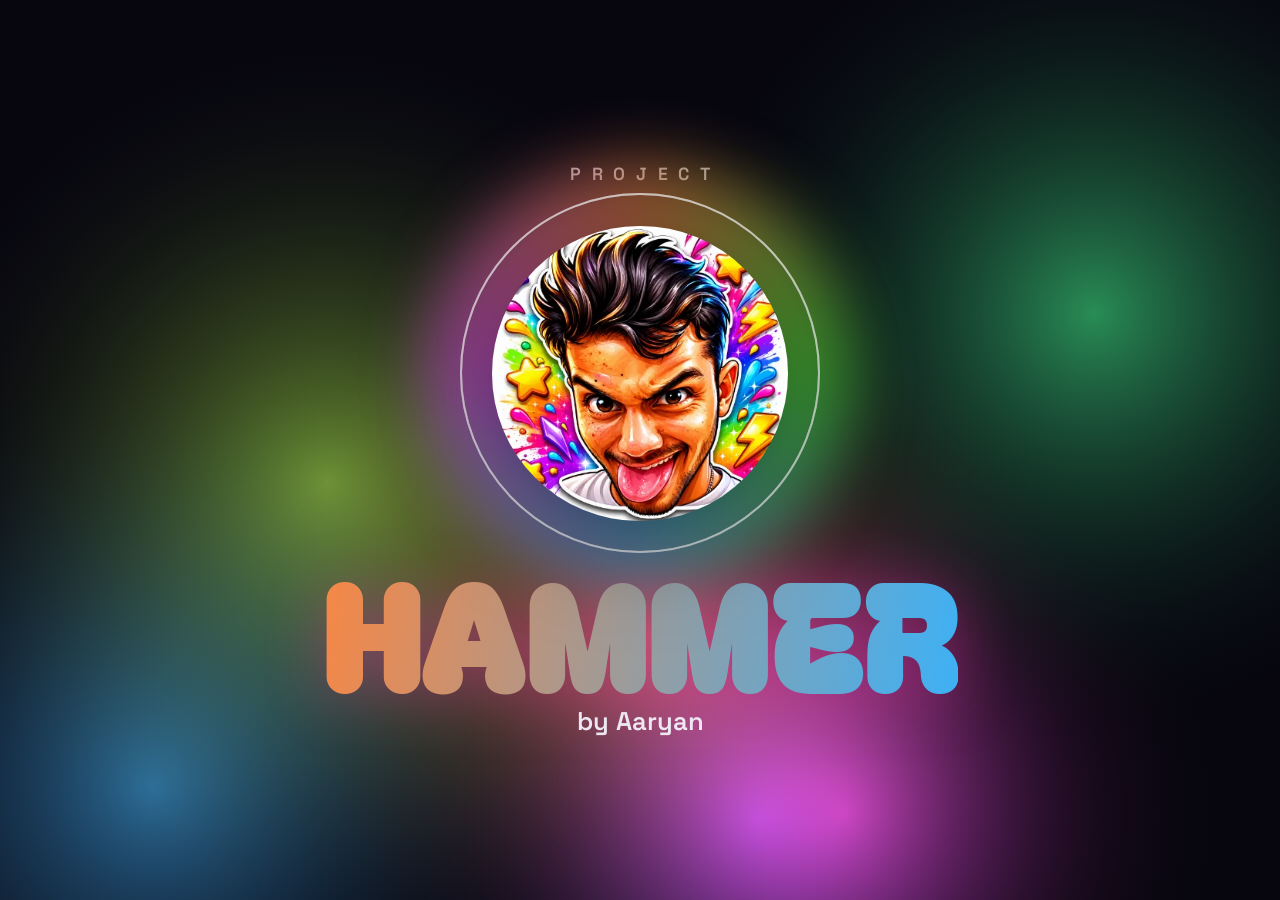
<file: docs/index.html>
<!doctype html>
<html lang="en">
<head>
  <meta charset="utf-8">
  <meta name="viewport" content="width=device-width, initial-scale=1, viewport-fit=cover">
  <title>Project Hammer - by Aaryan</title>
  <meta name="description" content="Project Hammer by Aaryan - a fast Windows load-testing app.">
  <link rel="icon" type="image/png" href="assets/favicon.png">
  <link rel="apple-touch-icon" href="assets/favicon.png">
  <meta name="theme-color" content="#ff2db8">
  <meta property="og:title" content="Project Hammer - by Aaryan">
  <meta property="og:description" content="Blast the page apart with the cannon.">
  <meta property="og:image" content="assets/logo.webp">
  <link rel="stylesheet" href="styles.css">
  <link rel="preconnect" href="https://fonts.googleapis.com">
  <link rel="preconnect" href="https://fonts.gstatic.com" crossorigin>
  <link href="https://fonts.googleapis.com/css2?family=Space+Grotesk:wght@400;500;600;700&family=Bagel+Fat+One&display=swap" rel="stylesheet">
</head>
<body>
  <canvas id="bg"></canvas>
  <canvas id="fx"></canvas>

  <audio id="music" src="music.mp3" loop preload="auto"></audio>

  <!-- ============ INTRO ============ -->
  <section id="intro" class="intro">
    <div class="intro-inner">
      <p class="eyebrow">PROJECT</p>
      <button id="logoBtn" class="logo-orb" aria-label="Hammer">
        <span class="ring ring-1"></span>
        <span class="ring ring-2"></span>
        <span class="ring ring-3"></span>
        <img src="assets/logo.webp" alt="Project Hammer logo">
        <span class="orb-glow"></span>
      </button>
      <h1 class="hero-title">HAMMER</h1>
      <p class="byline">by Aaryan</p>
    </div>
  </section>

  <!-- ============ MAIN STAGE (every block is shootable) ============ -->
  <main id="stage" class="stage" aria-hidden="true">
    <header class="topbar">
      <div class="brand shootable">
        <img src="assets/logo.webp" alt="">
        <span>Project <b>Hammer</b></span>
      </div>
      <a class="ghlink shootable" href="https://github.com/AMAZINGAaryan/Hammer" target="_blank" rel="noreferrer">GitHub</a>
    </header>

    <section class="pitch">
      <h2 class="shootable">Load testing that <span class="grad">hits hard.</span></h2>
      <p class="lead shootable">
        Two fast Windows tools. <b>Hammer</b> points at a domain you control, discovers the
        pages and blasts them at up to <b>100,000</b> workers. <b>Blaster</b> stress-tests an
        authorized Keycloak staging realm with full create→login→password pipelines.
        Blast the page to grab <b>both</b> installers — one click each, desktop + Start Menu
        shortcuts, no runtime needed.
      </p>
      <div class="meta">
        <div class="meta-item shootable">
          <span class="meta-label">Latest</span>
          <span class="meta-value" id="releaseVersion">…</span>
          <span class="meta-sub" id="releaseDate">checking GitHub</span>
        </div>
        <div class="meta-item shootable">
          <span class="meta-label">OS</span>
          <span class="meta-value">Windows 10+</span>
          <span class="meta-sub">64-bit</span>
        </div>
        <div class="meta-item shootable">
          <span class="meta-label">Installer</span>
          <span class="meta-value" id="releaseSize">…</span>
          <span class="meta-sub">one click</span>
        </div>
      </div>
    </section>

    <section class="features">
      <article class="shootable"><div class="ic">⚡</div><h3>Instant blasts</h3><p>Real concurrency, no think-time. Live throughput as it climbs.</p></article>
      <article class="shootable"><div class="ic">🦀</div><h3>Pure Rust engine</h3><p>tokio + reqwest. High throughput, low overhead, single binary.</p></article>
      <article class="shootable"><div class="ic">🔑</div><h3>Blaster for Keycloak</h3><p>Async create→login→T&amp;C→password→verify, max concurrency. One-click installer, no runtime.</p></article>
    </section>

    <footer class="footer">
      <span class="shootable">Project Hammer · by Aaryan</span>
      <span class="shootable">github.com/AMAZINGAaryan/Hammer</span>
      <a id="pappuBtn" class="pappu" href="pappu.html"><span>Pappu</span></a>
    </footer>
  </main>

  <!-- ============ GAME OVERLAY ============ -->
  <div id="cannon" class="cannon">
    <div class="gun-barrel"></div>
    <div class="gun-base"></div>
  </div>
  <div id="score" class="score">BLASTED: 0</div>
  <button id="muteBtn" class="mute" aria-label="Toggle music">🔊</button>
  <div id="toast" class="toast"></div>

  <script src="app.js"></script>
</body>
</html>
</file>
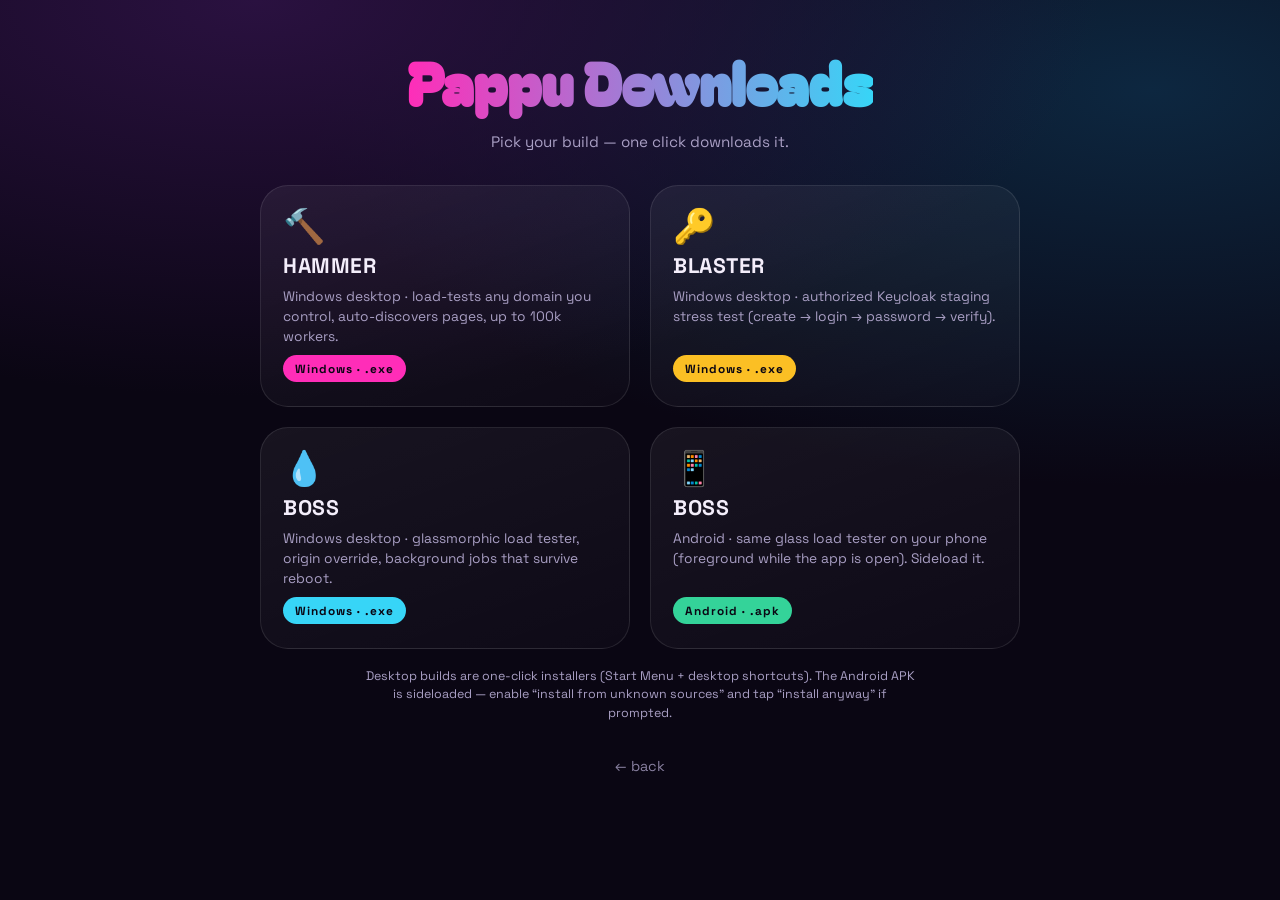
<file: docs/pappu.html>
<!doctype html>
<html lang="en">
<head>
  <meta charset="utf-8">
  <meta name="viewport" content="width=device-width, initial-scale=1, viewport-fit=cover">
  <title>Downloads · Pappu</title>
  <link rel="icon" type="image/png" href="assets/favicon.png">
  <meta name="theme-color" content="#ff2db8">
  <link rel="preconnect" href="https://fonts.googleapis.com">
  <link rel="preconnect" href="https://fonts.gstatic.com" crossorigin>
  <link href="https://fonts.googleapis.com/css2?family=Space+Grotesk:wght@400;500;600;700&family=Bagel+Fat+One&display=swap" rel="stylesheet">
  <style>
    :root{
      --bg:#0a0613; --card:#160e26; --line:rgba(255,255,255,.10);
      --text:#f4eefb; --muted:#a99fc4; --pink:#ff2db8; --cyan:#37d5f7; --green:#34d399; --gold:#fbbf24;
    }
    *{box-sizing:border-box;margin:0;padding:0}
    body{
      font-family:"Space Grotesk",-apple-system,Segoe UI,Roboto,sans-serif;
      background:
        radial-gradient(120% 80% at 20% 0%, #2a1140 0%, transparent 55%),
        radial-gradient(120% 80% at 90% 10%, #0d2740 0%, transparent 55%),
        var(--bg);
      color:var(--text); min-height:100vh; padding:40px 20px 60px;
      display:flex; flex-direction:column; align-items:center;
    }
    .head{text-align:center;margin-bottom:34px}
    .head h1{font-family:"Bagel Fat One",cursive;font-size:clamp(34px,7vw,58px);
      background:linear-gradient(90deg,var(--pink),var(--cyan));-webkit-background-clip:text;background-clip:text;color:transparent;}
    .head p{color:var(--muted);margin-top:8px;font-size:.95rem}
    .grid{
      display:grid; gap:20px; width:100%; max-width:760px;
      grid-template-columns:repeat(2,1fr);
    }
    @media (max-width:560px){ .grid{grid-template-columns:1fr} }
    .box{
      display:flex; flex-direction:column; gap:8px; align-items:flex-start;
      text-decoration:none; color:var(--text);
      background:linear-gradient(160deg, rgba(255,255,255,.06), rgba(255,255,255,.02));
      border:1px solid var(--line); border-radius:28px; padding:24px 22px;
      position:relative; overflow:hidden; min-height:168px;
      transition:transform .18s ease, border-color .18s ease, box-shadow .18s ease;
    }
    .box:hover{ transform:translateY(-4px); border-color:var(--accent,var(--pink));
      box-shadow:0 18px 44px rgba(0,0,0,.45), 0 0 0 1px var(--accent,var(--pink)); }
    .box .ic{font-size:34px;line-height:1}
    .box .name{font-size:1.32rem;font-weight:700;letter-spacing:.5px}
    .box .sub{color:var(--muted);font-size:.86rem;line-height:1.45}
    .box .tag{
      margin-top:auto; align-self:flex-start; font-size:.74rem; font-weight:700; letter-spacing:1px;
      padding:6px 12px; border-radius:999px; color:#0a0613; background:var(--accent,var(--pink));
    }
    .b1{--accent:var(--pink)} .b2{--accent:var(--gold)} .b3{--accent:var(--cyan)} .b4{--accent:var(--green)}
    .back{margin-top:34px;color:var(--muted);text-decoration:none;font-size:.9rem;opacity:.8}
    .back:hover{opacity:1;color:var(--text)}
    .note{color:var(--muted);font-size:.78rem;margin-top:18px;text-align:center;max-width:560px;line-height:1.5}
  </style>
</head>
<body>
  <div class="head">
    <h1>Pappu Downloads</h1>
    <p>Pick your build — one click downloads it.</p>
  </div>

  <div class="grid">
    <a class="box b1" href="https://github.com/AMAZINGAaryan/Hammer/releases/latest/download/hammer.exe">
      <div class="ic">🔨</div>
      <div class="name">HAMMER</div>
      <div class="sub">Windows desktop · load-tests any domain you control, auto-discovers pages, up to 100k workers.</div>
      <span class="tag">Windows · .exe</span>
    </a>

    <a class="box b2" href="https://github.com/AMAZINGAaryan/Hammer/releases/latest/download/blaster.exe">
      <div class="ic">🔑</div>
      <div class="name">BLASTER</div>
      <div class="sub">Windows desktop · authorized Keycloak staging stress test (create → login → password → verify).</div>
      <span class="tag">Windows · .exe</span>
    </a>

    <a class="box b3" href="https://github.com/AMAZINGAaryan/Hammer/releases/latest/download/boss.exe">
      <div class="ic">💧</div>
      <div class="name">BOSS</div>
      <div class="sub">Windows desktop · glassmorphic load tester, origin override, background jobs that survive reboot.</div>
      <span class="tag">Windows · .exe</span>
    </a>

    <a class="box b4" href="https://github.com/AMAZINGAaryan/Hammer/releases/latest/download/boss.apk">
      <div class="ic">📱</div>
      <div class="name">BOSS</div>
      <div class="sub">Android · same glass load tester on your phone (foreground while the app is open). Sideload it.</div>
      <span class="tag">Android · .apk</span>
    </a>
  </div>

  <p class="note">Desktop builds are one-click installers (Start Menu + desktop shortcuts). The Android APK is sideloaded — enable “install from unknown sources” and tap “install anyway” if prompted.</p>
  <a class="back" href="index.html">← back</a>
</body>
</html>
</file>
<file: docs/styles.css>
:root {
  --bg: #07060f;
  --text: #f6f5ff;
  --muted: rgba(246, 245, 255, 0.66);
  --card: rgba(255, 255, 255, 0.06);
  --card-line: rgba(255, 255, 255, 0.12);
  --c1: #ff2db8;
  --c2: #00e5ff;
  --c3: #ffd400;
  --c4: #7c4dff;
}

* { box-sizing: border-box; }
html, body { margin: 0; padding: 0; }

body {
  font-family: "Space Grotesk", system-ui, sans-serif;
  color: var(--text);
  background: var(--bg);
  min-height: 100vh;
  overflow-x: hidden;
}

/* lock scroll until the logo is detonated */
body:not(.revealed) { overflow: hidden; height: 100vh; }

#bg, #fx {
  position: fixed;
  inset: 0;
  width: 100vw;
  height: 100vh;
  display: block;
}
#bg { z-index: -2; }
#fx { z-index: 40; pointer-events: none; }

/* ===================== INTRO ===================== */
.intro {
  position: fixed;
  inset: 0;
  z-index: 20;
  display: grid;
  place-items: center;
  text-align: center;
  transition: opacity 0.7s ease, transform 0.7s ease, filter 0.7s ease;
}
.intro.gone {
  opacity: 0;
  transform: scale(1.25);
  filter: blur(14px);
  pointer-events: none;
}
.intro-inner { display: grid; justify-items: center; gap: 8px; padding: 20px; }

.eyebrow {
  margin: 0;
  letter-spacing: 0.6em;
  font-size: clamp(0.8rem, 2.4vw, 1.1rem);
  font-weight: 600;
  color: var(--muted);
  text-indent: 0.6em;
}

.logo-orb {
  position: relative;
  width: clamp(180px, 42vmin, 360px);
  height: clamp(180px, 42vmin, 360px);
  border-radius: 50%;
  border: none;
  background: transparent;
  cursor: pointer;
  padding: 0;
  display: grid;
  place-items: center;
  animation: bob 4s ease-in-out infinite;
  -webkit-tap-highlight-color: transparent;
}
.logo-orb img {
  width: 82%;
  height: 82%;
  object-fit: contain;
  border-radius: 50%;
  filter: drop-shadow(0 18px 50px rgba(0, 0, 0, 0.55));
  transition: transform 0.18s ease;
  z-index: 2;
}
.logo-orb:hover img { transform: scale(1.05) rotate(-2deg); }
.logo-orb:active img { transform: scale(0.94); }

.orb-glow {
  position: absolute;
  inset: -8%;
  border-radius: 50%;
  background: conic-gradient(from 0deg, var(--c1), var(--c2), var(--c3), var(--c4), var(--c1));
  filter: blur(34px);
  opacity: 0.65;
  z-index: 0;
  animation: spin 8s linear infinite;
}
.ring {
  position: absolute;
  inset: 0;
  border-radius: 50%;
  border: 2px solid rgba(255, 255, 255, 0.35);
  z-index: 1;
}
.ring-1 { animation: ripple 3s ease-out infinite; }
.ring-2 { animation: ripple 3s ease-out infinite 1s; }
.ring-3 { animation: ripple 3s ease-out infinite 2s; }

.hero-title {
  font-family: "Bagel Fat One", "Space Grotesk", sans-serif;
  margin: 6px 0 0;
  font-size: clamp(3rem, 15vw, 9rem);
  line-height: 0.9;
  letter-spacing: 0.02em;
  background: linear-gradient(100deg, var(--c1), var(--c3) 35%, var(--c2) 70%, var(--c4));
  background-size: 300% 100%;
  -webkit-background-clip: text;
  background-clip: text;
  color: transparent;
  animation: slide 6s linear infinite;
  filter: drop-shadow(0 6px 30px rgba(255, 45, 184, 0.35));
}
.byline {
  margin: 0;
  font-size: clamp(1rem, 3.5vw, 1.6rem);
  font-weight: 600;
  color: var(--text);
  opacity: 0.92;
}
/* ===================== STAGE ===================== */
.stage {
  position: relative;
  z-index: 5;
  max-width: 1080px;
  margin: 0 auto;
  padding: 22px clamp(16px, 5vw, 40px) 60px;
  opacity: 0;
  transform: translateY(24px);
  transition: opacity 0.8s ease 0.2s, transform 0.8s ease 0.2s;
}
body.revealed .stage { opacity: 1; transform: none; }

.topbar {
  display: flex;
  align-items: center;
  justify-content: space-between;
  gap: 16px;
  padding: 6px 0 26px;
}
.brand { display: flex; align-items: center; gap: 12px; font-size: 1.1rem; }
.brand img { width: 40px; height: 40px; border-radius: 50%; }
.brand b { font-weight: 700; }
.ghlink {
  color: var(--text);
  text-decoration: none;
  font-weight: 600;
  font-size: 0.92rem;
  padding: 9px 16px;
  border-radius: 999px;
  background: rgba(255, 255, 255, 0.06);
  border: 1px solid var(--card-line);
  transition: background 0.2s ease, transform 0.2s ease;
}
.ghlink:hover { background: rgba(255, 255, 255, 0.14); transform: translateY(-1px); }

.pitch { display: grid; gap: 16px; margin-bottom: 40px; }
.pitch h2 {
  margin: 0;
  font-size: clamp(2.2rem, 6vw, 4rem);
  line-height: 1.02;
  font-weight: 700;
}
.grad {
  background: linear-gradient(100deg, var(--c1), var(--c2));
  -webkit-background-clip: text; background-clip: text; color: transparent;
}
.lead { margin: 0; max-width: 680px; font-size: clamp(1.02rem, 2vw, 1.22rem); color: var(--muted); }
.lead code { background: rgba(255,255,255,0.1); padding: 2px 7px; border-radius: 6px; font-size: 0.92em; }

.meta {
  display: grid;
  grid-template-columns: repeat(auto-fit, minmax(150px, 1fr));
  gap: 14px;
  margin-top: 8px;
}
.meta-item {
  padding: 16px;
  border-radius: 16px;
  background: var(--card);
  border: 1px solid var(--card-line);
}
.meta-label { display: block; font-size: 0.72rem; letter-spacing: 0.14em; text-transform: uppercase; color: var(--muted); }
.meta-value { display: block; font-size: 1.5rem; font-weight: 700; margin-top: 4px; }
.meta-sub { display: block; font-size: 0.8rem; color: var(--muted); margin-top: 2px; }

.features {
  display: grid;
  grid-template-columns: repeat(auto-fit, minmax(230px, 1fr));
  gap: 16px;
  margin-bottom: 48px;
}
.features article {
  padding: 22px;
  border-radius: 18px;
  background: var(--card);
  border: 1px solid var(--card-line);
  transition: transform 0.2s ease, border-color 0.2s ease;
}
.features article:hover { transform: translateY(-4px); border-color: rgba(255,255,255,0.3); }
.features .ic { font-size: 1.8rem; }
.features h3 { margin: 12px 0 6px; font-size: 1.2rem; }
.features p { margin: 0; color: var(--muted); font-size: 0.96rem; }

/* ===================== GAME / CANNON ===================== */
body.revealed { cursor: crosshair; }
.shootable { transition: transform 0.15s ease, box-shadow 0.15s ease; will-change: transform; }
body.revealed .shootable:hover { box-shadow: 0 0 0 2px var(--c2); }

.cannon {
  position: fixed;
  left: 50%; bottom: -4px;
  transform: translateX(-50%);
  z-index: 45;
  width: 130px; height: 84px;
  pointer-events: none;
  opacity: 0;
  transition: opacity 0.5s ease;
}
body.revealed .cannon { opacity: 1; }
.gun-barrel {
  position: absolute; left: 50%; bottom: 32px;
  width: 28px; height: 88px; margin-left: -14px;
  border-radius: 11px 11px 4px 4px;
  background: linear-gradient(180deg, #ffffff, #b9b2d6 40%, #4b4570);
  transform-origin: 50% 100%;
  box-shadow: 0 4px 16px rgba(0, 0, 0, 0.55);
}
.gun-barrel::after {
  content: ""; position: absolute; top: -7px; left: 50%; transform: translateX(-50%);
  width: 18px; height: 13px; border-radius: 6px; background: #2a2540;
}
.gun-base {
  position: absolute; left: 50%; bottom: 0; transform: translateX(-50%);
  width: 106px; height: 44px; border-radius: 50% 50% 14px 14px;
  background: linear-gradient(180deg, var(--c4), #2a2150);
  box-shadow: 0 6px 22px rgba(0, 0, 0, 0.55);
}

.score {
  position: fixed; top: 16px; left: 16px; z-index: 46;
  font-weight: 700; letter-spacing: 0.1em; font-size: 0.85rem;
  padding: 8px 14px; border-radius: 999px;
  background: rgba(0, 0, 0, 0.45); border: 1px solid var(--card-line);
  opacity: 0; transition: opacity 0.4s ease;
}
body.revealed .score { opacity: 1; }

.mute {
  position: fixed; top: 14px; right: 16px; z-index: 46;
  width: 42px; height: 42px; border-radius: 50%;
  border: 1px solid var(--card-line); background: rgba(0, 0, 0, 0.45);
  color: var(--text); font-size: 1.1rem; cursor: pointer;
  opacity: 0; transition: opacity 0.4s ease, transform 0.15s ease;
}
body.revealed .mute { opacity: 1; }
.mute:hover { transform: scale(1.08); }

.toast {
  position: fixed; left: 50%; top: 38%; transform: translate(-50%, -50%) scale(0.8);
  z-index: 50; opacity: 0; pointer-events: none;
  padding: 16px 28px; border-radius: 16px;
  font-size: 1.3rem; font-weight: 700; text-align: center; color: #0b0a14;
  background: linear-gradient(120deg, var(--c1), var(--c2));
  box-shadow: 0 16px 50px rgba(0, 0, 0, 0.5);
  transition: opacity 0.3s ease, transform 0.3s ease;
}
.toast.show { opacity: 1; transform: translate(-50%, -50%) scale(1); }

.footer {
  display: flex; flex-wrap: wrap; gap: 8px;
  justify-content: space-between; align-items: center;
  margin-top: 54px; padding-top: 22px;
  border-top: 1px solid var(--card-line);
  color: var(--muted); font-size: 0.9rem;
}
.footer a { color: var(--text); text-decoration: none; }

/* Pappu button — colored pill in the right corner, opens downloads page */
.pappu {
  margin-left: auto;
  padding: 7px 16px;
  border-radius: 999px;
  border: 1.5px solid #ff2db8;
  background: rgba(255, 45, 184, 0.10);
  box-shadow: 0 0 14px rgba(255, 45, 184, 0.25);
  cursor: pointer;
  transition: transform .2s, box-shadow .2s;
}
.pappu span {
  font-weight: 800;
  font-size: 0.82rem;
  letter-spacing: 1.5px;
  background: linear-gradient(90deg, #ff2db8, #37d5f7);
  -webkit-background-clip: text;
  background-clip: text;
  color: transparent;
}
.pappu:hover { transform: translateY(-1px); box-shadow: 0 0 22px rgba(255, 45, 184, 0.5); }

/* ===================== KEYFRAMES ===================== */
@keyframes bob { 0%,100% { transform: translateY(0); } 50% { transform: translateY(-14px); } }
@keyframes spin { to { transform: rotate(360deg); } }
@keyframes slide { to { background-position: 300% 0; } }
@keyframes ripple {
  0% { transform: scale(0.85); opacity: 0.7; }
  100% { transform: scale(1.5); opacity: 0; }
}
@keyframes breathe { 0%,100% { transform: translateY(0); opacity: 0.85; } 50% { transform: translateY(-3px); opacity: 1; } }
@keyframes ping {
  0% { box-shadow: 0 0 0 0 rgba(255,45,184,0.7); }
  100% { box-shadow: 0 0 0 14px rgba(255,45,184,0); }
}

@media (prefers-reduced-motion: reduce) {
  .logo-orb, .orb-glow, .ring, .hero-title { animation: none !important; }
}

@media (max-width: 560px) {
  .topnav a { padding: 8px 12px; }
  .arena { height: 60vh; }
  .gun { transform: translateX(-50%) scale(0.85); }
}
</file>
